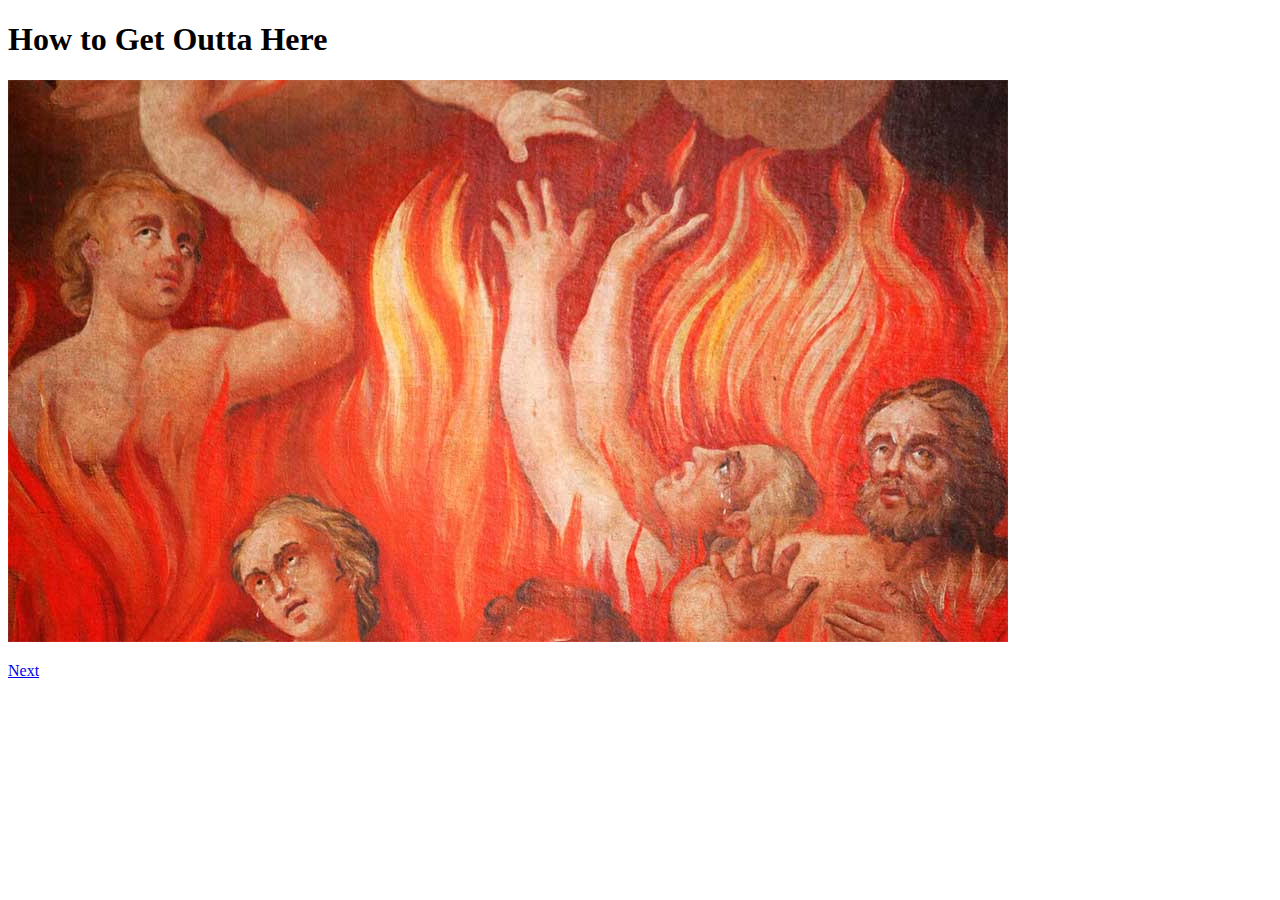
<file: Homework/Homework1/index.html>
<!DOCTYPE html>
<html lang="en">
<head>
    <meta charset="UTF-8">
    <meta name="viewport" content="width=device-width, initial-scale=1.0">
    <title>Homework 1</title>
</head>
<body>
 <h1>How to Get Outta Here</h1>  
 <p> <img src="Images/Image1.jpg" alt="Hell"/>
</p>
<a href="Page2.html">Next</a>
</body>
</html>
</file>
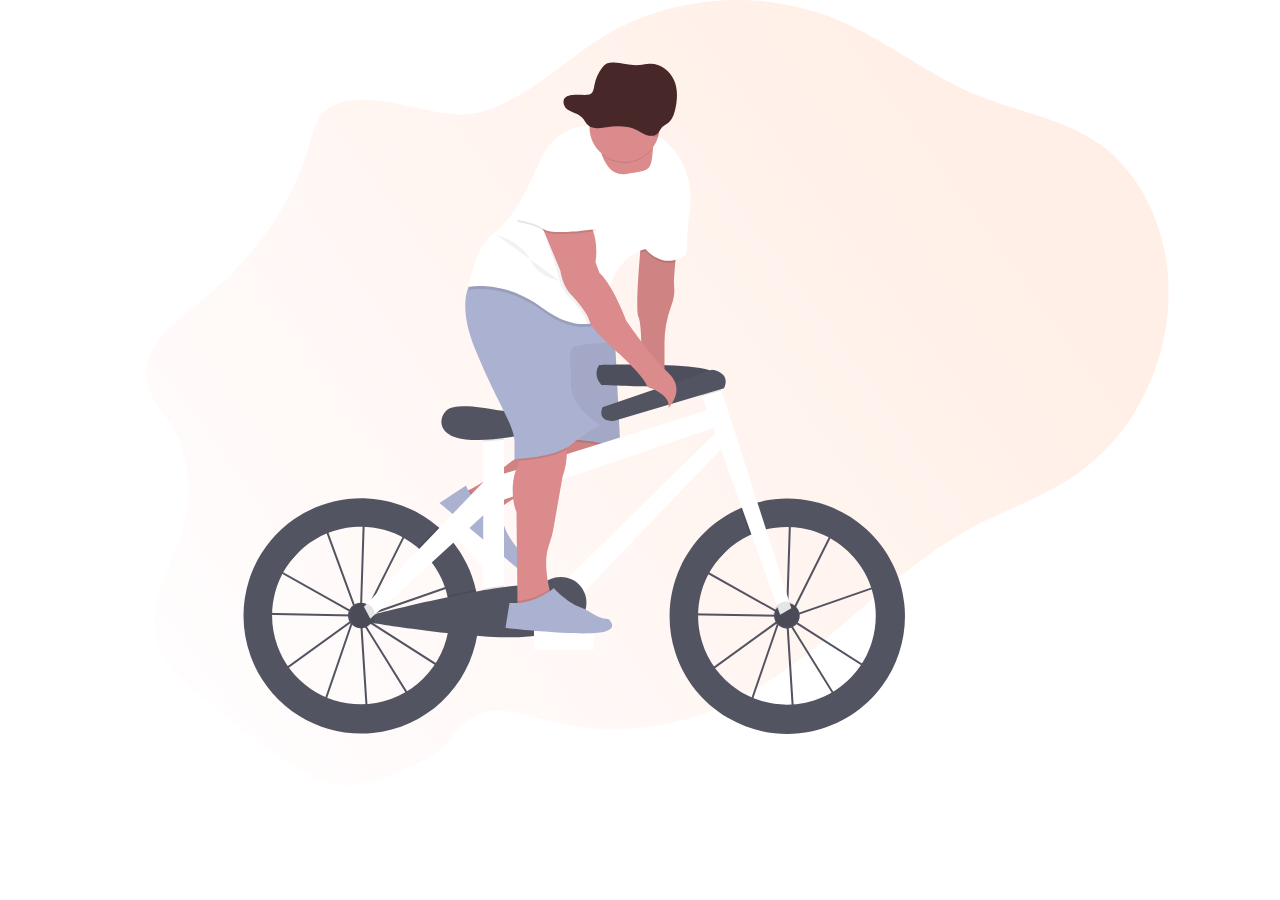
<file: Homework/bike.html>
<!DOCTYPE html>
<html lang="en">
<head>
    <meta charset="UTF-8">
    <meta name="viewport" content="width=device-width, initial-scale=1.0">
    <link rel="stylesheet" href="style.css">
    <title>Bike Animation</title>
</head>
<body>
    <div>
    <svg width="1058" height="785" viewBox="0 0 1058 785" fill="none" xmlns="http://www.w3.org/2000/svg">
        <g id="undraw_Ride_a_bicycle_2yok 1" clip-path="url(#clip0)">
        <path id="Vector" opacity="0.1" d="M209.73 115.43C204.25 122.08 202.14 131.43 199.78 140.22C180.78 211.06 133.96 268.04 80.64 308.74C58.06 325.98 30.57 349.1 35.51 380.01C38.17 396.61 49.84 408.83 58.51 422.35C76.7 450.66 82.6 489.14 73.93 523.03C64.07 561.59 36.51 597.57 45.04 636.56C50.3 660.56 68.16 677.64 85.33 692.32C112.117 715.207 139.757 736.647 168.25 756.64C187.35 770.04 207.67 783.08 229.93 784.78C249.53 786.28 268.73 778.83 287.34 771.48C303.6 765.05 320.27 758.36 333.4 745.48C341.97 737.07 348.8 726.22 358.32 719.34C380.68 703.18 409.4 713.42 435.04 720.34C495.54 736.58 560.29 730.65 617.86 703.6C706.17 662.1 773.48 574.95 859.86 528.19C897 508.08 937.4 495.6 971.79 469.7C991.165 454.953 1007.82 436.936 1020.99 416.46C1046.99 376.35 1061.05 325.21 1056.99 275.15C1052.93 225.09 1030.18 176.85 994.45 148.59C956.2 118.34 907.89 112.69 864.37 94.53C819.43 75.77 779.45 43.53 734.94 23.4C698.924 7.15665 659.728 -0.817153 620.228 0.0636217C580.728 0.944396 541.926 10.6574 506.67 28.49C458.23 52.99 409.13 110.15 355.18 114.49C316.74 117.49 239.75 79.01 209.73 115.43Z" fill="url(#paint0_linear)"/>
        <g id="left-wheel">
        <path id="Vector_2" d="M255.23 716.99L248.96 619.05L248.83 618.84L242.51 621.04L213.43 705.89L167.18 673.1L240.85 619.69L240.92 619.48L241.34 619.33L246.09 615.88L168.85 572.57L149.93 593.37L152.93 612.87L241.75 614.49V616.49L151.27 614.87L147.85 592.73L173.75 564.27L212.5 519.07L213.19 520.94L221.39 511.94L251.85 517.4V516.19L253.85 516.25V517.76L299.21 525.88L256.92 610.49L250.75 614.96V615.46V616.02L348.55 581.94L336.94 673.15L253.94 620.28L251.02 618.64L299.96 697.52L255.23 716.99ZM251.23 622.65L257.08 714.03L297.13 696.65L251.23 622.65ZM170.65 673.08L212.44 702.71L239.78 622.97L170.65 673.08ZM252.97 617.42L255.06 618.59L335.41 669.79L346.21 584.92L252.97 617.42ZM245.87 610.22L248.38 614.27L248.82 613.95L251.82 519.42L222.08 514.1L213.92 523.1L245.87 610.22ZM170.45 571.16L245.29 613.16L243.99 611.03L212.41 524.76L175.22 565.63L170.45 571.16ZM253.85 519.77L250.85 612.49L255.37 609.21L296.28 527.39L253.85 519.77Z" fill="#535461"/>
        <path id="Vector_3" d="M364.92 589.95C360.909 572.131 352.79 555.495 341.21 541.37C336.911 536.121 332.171 531.25 327.04 526.81C307.314 509.779 282.491 499.779 256.467 498.381C230.443 496.983 204.692 504.265 183.254 519.085C161.816 533.904 145.906 555.422 138.02 580.262C130.134 605.102 130.719 631.857 139.683 656.328C148.647 680.799 165.482 701.601 187.547 715.47C209.612 729.339 235.657 735.488 261.595 732.954C287.533 730.42 311.895 719.345 330.858 701.468C349.822 683.591 362.312 659.923 366.37 634.18C367.314 628.119 367.789 621.994 367.79 615.86C367.797 607.144 366.834 598.454 364.92 589.95ZM249.73 704.3C231.498 704.281 213.714 698.647 198.797 688.164C183.879 677.682 172.552 662.859 166.356 645.712C160.16 628.565 159.395 609.926 164.165 592.329C168.935 574.732 179.009 559.031 193.018 547.361C207.026 535.692 224.288 528.619 242.457 527.106C260.627 525.593 278.821 529.712 294.567 538.904C310.312 548.096 322.845 561.914 330.46 578.48C338.076 595.045 340.405 613.554 337.13 631.49C333.38 651.933 322.58 670.414 306.611 683.718C290.642 697.021 270.514 704.304 249.73 704.3V704.3Z" fill="#535461"/>
        <path id="Vector_4" d="M249.73 628.27C256.805 628.27 262.54 622.535 262.54 615.46C262.54 608.385 256.805 602.65 249.73 602.65C242.655 602.65 236.92 608.385 236.92 615.46C236.92 622.535 242.655 628.27 249.73 628.27Z" fill="#535461"/>
        </g>
        <g id="right-wheel">
        <path id="Vector_5" d="M681.42 717.39L675.16 619.49L675.03 619.28L668.71 621.48L639.62 706.29L593.37 673.49L667.06 620.08L667.13 619.87L667.55 619.72L672.3 616.27L595.06 572.96L576.13 593.76L579.13 613.26L667.93 614.84V616.84L577.45 615.22L574.05 593.11L599.94 564.66L638.66 519.49L639.35 521.36L647.55 512.36L678.09 517.83V516.62L680.09 516.68V518.19L725.45 526.31L683.12 610.96L676.95 615.43V615.93V616.49L774.76 582.41L763.15 673.62L680.15 620.75L677.23 619.11L726.17 698L681.42 717.39ZM677.42 623.05L683.27 714.43L723.32 697.05L677.42 623.05ZM596.85 673.49L638.64 703.12L665.98 623.38L596.85 673.49ZM679.17 617.83L681.26 619L761.61 670.2L772.41 585.33L679.17 617.83ZM672.07 610.63L674.58 614.68L675.02 614.36L678.02 519.83L648.28 514.49L640.12 523.49L672.07 610.63ZM596.68 571.58L671.52 613.58L670.22 611.45L638.64 525.18L601.44 566.06L596.68 571.58ZM680.05 520.19L677.05 612.88L681.57 609.6L722.48 527.78L680.05 520.19Z" fill="#535461"/>
        <path id="Vector_6" d="M676.33 498.61C665.717 498.598 655.15 500.024 644.92 502.85C639.644 504.305 634.477 506.133 629.46 508.32C602.73 519.907 581.247 540.997 569.167 567.508C557.087 594.019 555.269 624.069 564.065 651.843C572.86 679.618 591.644 703.143 616.782 717.869C641.921 732.594 671.627 737.473 700.155 731.562C728.682 725.65 754.004 709.369 771.221 685.867C788.438 662.365 796.327 633.312 793.362 604.33C790.396 575.348 776.787 548.495 755.168 528.966C733.548 509.438 705.454 498.622 676.32 498.61H676.33ZM675.93 704.7C655.649 704.692 635.981 697.746 620.192 685.017C604.404 672.288 593.445 654.541 589.135 634.723C584.825 614.905 587.424 594.209 596.501 576.073C605.577 557.936 620.584 543.45 639.03 535.02C643.722 532.872 648.594 531.142 653.59 529.85C665.802 526.68 678.549 526.147 690.984 528.287C703.418 530.427 715.253 535.191 725.703 542.261C736.153 549.332 744.977 558.547 751.588 569.293C758.199 580.039 762.446 592.069 764.046 604.585C765.646 617.1 764.562 629.812 760.866 641.875C757.17 653.939 750.948 665.077 742.613 674.548C734.277 684.02 724.02 691.608 712.524 696.806C701.028 702.005 688.557 704.696 675.94 704.7H675.93Z" fill="#535461"/>
        <path id="Vector_7" d="M675.93 628.67C683.005 628.67 688.74 622.935 688.74 615.86C688.74 608.785 683.005 603.05 675.93 603.05C668.855 603.05 663.12 608.785 663.12 615.86C663.12 622.935 668.855 628.67 675.93 628.67Z" fill="#535461"/>
        </g>
        <g id="man">
        <path id="Vector_8" d="M387 554.303L344.293 512.159L330.947 525.683L373.654 567.827L387 554.303Z" fill="white"/>
        <path id="Vector_9" d="M354.48 491.99C354.48 491.99 379.27 478.91 388.85 470.49C394.617 465.444 400.818 460.917 407.38 456.96L438.48 438.03L503.48 433.03L506.48 444.03C506.48 444.03 511.48 460.03 461.48 474.03C411.48 488.03 386.48 510.03 386.48 510.03C386.48 510.03 354.48 520.99 354.48 491.99Z" fill="#DB8B8B"/>
        <path id="Vector_10" opacity="0.1" d="M389.13 507.86C387.36 509.21 386.48 509.99 386.48 509.99C386.48 509.99 354.48 520.99 354.48 491.99C354.48 491.99 356.03 491.17 358.48 489.8C360.955 493.831 364.423 497.16 368.551 499.469C372.679 501.778 377.33 502.99 382.06 502.99H385.45L389.13 507.86Z" fill="black"/>
        <path id="Vector_11" opacity="0.05" d="M505.54 449.55C502.76 455.44 493.17 465.12 461.48 473.99C420.87 485.36 396.75 501.99 389.13 507.86C387.36 509.21 386.48 509.99 386.48 509.99C386.48 509.99 354.48 520.99 354.48 491.99C354.48 491.99 356.03 491.17 358.48 489.8C365.91 485.73 381.64 476.8 388.82 470.45C394.586 465.403 400.787 460.875 407.35 456.92L438.45 437.99L450.03 437.1L503.45 432.99L506.45 443.99C506.45 443.99 507.15 446.14 505.54 449.55Z" fill="black"/>
        <path id="Vector_12" d="M354.98 485.49L328.48 502.99L406.08 567.99C406.08 567.99 417.48 560.99 411.48 552.99C411.48 552.99 391.48 535.99 390.48 511.99L384.48 503.99H381.09C375.358 503.991 369.767 502.211 365.089 498.897C360.412 495.583 356.88 490.898 354.98 485.49V485.49Z" fill="#ABB1D1"/>
        <path id="Vector_13" opacity="0.1" d="M505.54 449.55C489.54 441.82 450.48 440.99 450.48 440.99L450.06 437.1L503.48 432.99L506.48 443.99C506.48 443.99 507.15 446.14 505.54 449.55Z" fill="black"/>
        <path id="Vector_14" d="M450.48 438.99C450.48 438.99 497.48 439.99 509.48 449.99L503.48 328.99H438.48L450.48 438.99Z" fill="#ABB1D1"/>
        <path id="Vector_15" opacity="0.05" d="M450.48 438.49C450.48 438.49 497.48 439.49 509.48 449.49L503.48 328.49H438.48L450.48 438.49Z" fill="black"/>
        <path id="Vector_16" d="M488.24 364.95C488.24 364.95 605.89 360.95 608.29 376.16C610.69 391.37 490.64 384.96 490.64 384.96C490.64 384.96 481.04 375.35 488.24 364.95Z" fill="#535461"/>
        <path id="Vector_17" opacity="0.05" d="M488.24 364.95C488.24 364.95 605.89 360.95 608.29 376.16C610.69 391.37 490.64 384.96 490.64 384.96C490.64 384.96 481.04 375.35 488.24 364.95Z" fill="black"/>
        <path id="Vector_18" d="M393 425.78H372.19V606.66H393V425.78Z" fill="white"/>
        <path id="Vector_19" opacity="0.1" d="M393 425.77V439.7C386.08 440.6 379 441.17 372.19 441.39V425.77H393Z" fill="black"/>
        <path id="Vector_20" d="M391.44 410.78C388.52 410.554 385.616 410.164 382.74 409.61C371.46 407.45 343.02 402.92 335.37 410.61C325.77 420.21 328.97 437.02 354.58 439.42C380.19 441.82 424.21 435.42 433.02 425.81C433.02 425.77 417.09 412.75 391.44 410.78Z" fill="#535461"/>
        <path id="Vector_21" d="M387.4 475.4L605.9 407.37L613.1 424.18L389 501.01L387.4 475.4Z" fill="white"/>
        <path id="Vector_22" d="M452.23 582.65L609.9 427.38L618.7 440.18L468.23 597.05L452.23 582.65Z" fill="white"/>
        <path id="Vector_23" opacity="0.1" d="M653.58 529.85C648.584 531.142 643.712 532.872 639.02 535.02L629.46 508.31C634.477 506.123 639.644 504.295 644.92 502.84L653.58 529.85Z" fill="black"/>
        <path id="Vector_24" d="M680.33 608.26L669.13 614.66L590.99 396.33L587.49 386.56L605.9 376.15L610.51 390.53L680.33 608.26Z" fill="white"/>
        <path id="Vector_25" opacity="0.1" d="M610.51 390.53L590.99 396.33L587.49 386.56L605.9 376.15L610.51 390.53Z" fill="black"/>
        <path id="Vector_26" d="M491.44 407.37L601.09 369.75C601.09 369.75 620.3 372.15 613.09 388.16L502.65 420.97C502.65 420.97 485.85 422.57 491.44 407.37Z" fill="#535461"/>
        <path id="Vector_27" opacity="0.1" d="M367.79 615.86C367.789 621.994 367.314 628.119 366.37 634.18C356.77 633.49 346.85 632.49 337.13 631.49C339.289 619.599 339.021 607.394 336.34 595.61C345.81 593.61 355.48 591.7 364.92 589.97C366.833 598.467 367.795 607.15 367.79 615.86V615.86Z" fill="black"/>
        <path id="Vector_28" opacity="0.1" d="M393 585.38V606.65H372.19V588.65C379.39 587.4 386.39 586.29 393 585.38Z" fill="black"/>
        <path id="Vector_29" d="M258.54 615.49C258.54 615.49 426.62 571.49 440.22 588.28C453.82 605.07 468.23 627.49 425.85 635.49C383.47 643.49 255.37 621.88 255.37 621.88L258.54 615.49Z" fill="#535461"/>
        <path id="Vector_30" opacity="0.1" d="M341.21 541.37L319.85 560.92C316.067 556.064 311.791 551.614 307.09 547.64L327.03 526.81C332.164 531.249 336.908 536.12 341.21 541.37V541.37Z" fill="black"/>
        <path id="Vector_31" d="M252.94 606.66L378.59 475.4L382.6 505.81L259.34 618.66L252.94 606.66Z" fill="white"/>
        <path id="Vector_32" opacity="0.1" d="M251.34 628.27C258.415 628.27 264.15 622.535 264.15 615.46C264.15 608.385 258.415 602.65 251.34 602.65C244.265 602.65 238.53 608.385 238.53 615.46C238.53 622.535 244.265 628.27 251.34 628.27Z" fill="black"/>
        <path id="Vector_33" opacity="0.1" d="M675.13 627.07C682.205 627.07 687.94 621.335 687.94 614.26C687.94 607.185 682.205 601.45 675.13 601.45C668.055 601.45 662.32 607.185 662.32 614.26C662.32 621.335 668.055 627.07 675.13 627.07Z" fill="black"/>
        <path id="Vector_34" opacity="0.1" d="M448.22 628.27C462.364 628.27 473.83 616.804 473.83 602.66C473.83 588.516 462.364 577.05 448.22 577.05C434.076 577.05 422.61 588.516 422.61 602.66C422.61 616.804 434.076 628.27 448.22 628.27Z" fill="black"/>
        <path id="Vector_35" d="M449.83 628.27C463.974 628.27 475.44 616.804 475.44 602.66C475.44 588.516 463.974 577.05 449.83 577.05C435.686 577.05 424.22 588.516 424.22 602.66C424.22 616.804 435.686 628.27 449.83 628.27Z" fill="#535461"/>
        <path id="Vector_36" d="M442.992 600.736L442.984 600.742C439.977 602.991 439.362 607.253 441.611 610.26L461.937 637.441C464.186 640.448 468.448 641.063 471.455 638.814L471.463 638.808C474.471 636.559 475.085 632.297 472.836 629.29L452.51 602.109C450.261 599.102 446 598.487 442.992 600.736Z" fill="#6C63FF"/>
        <path id="Vector_37" d="M565.48 246.99L563.1 277.1C562.826 280.914 562.876 284.744 563.25 288.55C563.56 291.92 563.25 297.82 559.95 306.82C555.713 318.317 553.523 330.467 553.48 342.72V376.99L530.48 372.99C530.48 372.99 531.48 324.99 527.48 316.99C523.48 308.99 530.48 237.99 530.48 237.99L565.48 246.99Z" fill="#DB8B8B"/>
        <path id="Vector_38" opacity="0.05" d="M564.3 261.91L563.1 277.1C562.83 280.911 562.883 284.738 563.26 288.54C563.57 291.91 563.26 297.81 559.96 306.82C555.723 318.317 553.533 330.467 553.49 342.72V376.99L530.49 372.99C530.49 372.99 531.49 324.99 527.49 316.99C524.66 311.32 527.34 274.05 529.15 252.78C529.9 244.03 530.49 237.99 530.49 237.99L565.49 246.99L564.3 261.91Z" fill="black"/>
        <path id="Vector_39" d="M451.5 476.99L442.85 526.19C441.759 532.759 440.086 539.218 437.85 545.49C432.78 559.35 436.02 578.78 438.48 589.38C439.57 594.06 440.48 597.02 440.48 597.02L414.48 611.02L406.48 605.02V601.02L405.48 512.02C399.48 498.02 401.48 477.02 405.48 469.02C406.617 466.392 407.417 463.63 407.86 460.8C409.86 450.08 410.48 435.02 410.48 435.02C410.48 435.02 426.48 408.02 445.48 426.02C452.48 432.65 455.14 441.32 455.7 449.62C456.68 463.83 451.5 476.99 451.5 476.99Z" fill="#DB8B8B"/>
        <path id="Vector_40" opacity="0.1" d="M455.7 449.59C441.83 457.83 417.7 460.16 407.86 460.77C409.86 450.05 410.48 434.99 410.48 434.99C410.48 434.99 426.48 407.99 445.48 425.99C452.48 432.62 455.14 441.29 455.7 449.59Z" fill="black"/>
        <path id="Vector_41" d="M489.48 424.99C478.846 430.653 468.797 437.352 459.48 444.99C443.48 457.99 403.48 458.99 403.48 458.99V443.99C404.48 425.99 387.48 405.99 364.48 349.99C349.79 314.23 353.86 293.99 358.72 283.99C361.48 278.34 364.48 275.99 364.48 275.99L489.48 299.99L493.95 313.39L503.48 341.99C503.48 341.99 468.48 343.99 462.48 346.99C456.48 349.99 460.48 376.99 460.48 376.99C454.48 404.99 489.48 424.99 489.48 424.99Z" fill="#ABB1D1"/>
        <path id="Vector_42" opacity="0.1" d="M565.48 246.99L564.3 261.91C546.9 266.91 534.48 250.99 534.48 250.99C532.665 251.477 530.882 252.074 529.14 252.78C529.89 244.03 530.48 237.99 530.48 237.99L565.48 246.99Z" fill="black"/>
        <path id="Vector_43" opacity="0.1" d="M493.95 313.39C493.48 318.06 493.48 320.99 493.48 320.99C493.48 320.99 470.48 339.99 431.48 310.99C392.48 281.99 357.48 289.99 357.48 289.99C357.48 289.99 357.89 287.67 358.72 283.99C361.48 278.34 364.48 275.99 364.48 275.99L489.48 299.99L493.95 313.39Z" fill="black"/>
        <path id="Vector_44" d="M578.96 207.94C576.35 228.29 575.48 253.94 575.48 253.94C552.48 271.94 534.48 248.94 534.48 248.94C512.76 254.77 502.55 273.78 497.74 290.37C495.164 299.344 493.732 308.607 493.48 317.94C493.48 317.94 487.4 322.94 476.2 323.94C465.61 324.83 450.43 322.07 431.48 307.94C392.48 278.94 357.48 286.94 357.48 286.94C357.48 286.94 364.48 246.94 380.48 234.94C396.48 222.94 408.48 207.94 428.48 161.94C448.48 115.94 489.48 126.94 489.48 126.94C489.48 126.94 491.48 117.94 528.48 126.94C537.492 129.302 545.834 133.721 552.85 139.85C572.64 156.49 582.24 182.3 578.96 207.94Z" fill="white"/>
        <path id="Vector_45" d="M541.85 149.49C541.8 150.82 541.69 152.3 541.51 153.95C539.51 171.95 537.51 169.95 515.51 173.95C501.83 176.44 494.72 165.01 491.3 156.01C490.062 152.75 489.128 149.382 488.51 145.95L536.51 137.95C536.51 137.95 542.26 136.34 541.85 149.49Z" fill="#DB8B8B"/>
        <path id="Vector_46" opacity="0.05" d="M497.74 290.42C495.164 299.394 493.732 308.657 493.48 317.99C493.48 317.99 487.4 322.99 476.2 323.99C475.884 323.353 475.643 322.682 475.48 321.99C473.48 312.99 458.48 296.99 458.48 296.99C448.48 287.99 446.48 271.99 446.48 271.99L429.98 223.49L424.48 218.99C424.48 218.99 447.48 200.99 467.48 215.99C487.48 230.99 481.48 262.99 481.48 262.99L485.48 273.99C489.63 277.49 493.85 283.66 497.74 290.42Z" fill="black"/>
        <path id="Vector_47" d="M427.48 217.99L449.48 270.99C449.48 270.99 451.48 286.99 461.48 295.99C461.48 295.99 476.48 311.99 478.48 320.99C480.48 329.99 508.48 353.99 508.48 353.99C508.48 353.99 534.48 377.99 536.48 386.99C536.48 386.99 560.48 393.99 557.48 407.99C557.48 407.99 575.48 389.99 557.48 372.99C539.48 355.99 515.48 320.99 515.48 320.99C515.48 320.99 501.48 283.99 488.48 272.99L484.48 261.99C484.48 261.99 490.48 229.99 470.48 214.99C450.48 199.99 427.48 217.99 427.48 217.99Z" fill="#DB8B8B"/>
        <path id="Vector_48" opacity="0.1" d="M440.48 596.99L414.48 610.99L406.48 604.99V600.99C415.464 600.352 424.193 597.718 432.03 593.28C434.43 591.92 436.69 590.58 438.5 589.4C439.55 594.03 440.48 596.99 440.48 596.99Z" fill="black"/>
        <path id="Vector_49" opacity="0.1" d="M470.48 175.99L484.48 230.99C484.48 230.99 441.48 237.99 432.48 230.99C423.48 223.99 406.48 221.99 406.48 221.99C406.48 221.99 424.48 169.99 434.48 163.99C444.48 157.99 470.48 175.99 470.48 175.99Z" fill="black"/>
        <path id="Vector_50" d="M470.48 173.99L484.48 228.99C484.48 228.99 441.48 235.99 432.48 228.99C423.48 221.99 406.48 219.99 406.48 219.99C406.48 219.99 424.48 167.99 434.48 161.99C444.48 155.99 470.48 173.99 470.48 173.99Z" fill="white"/>
        <path id="Vector_51" opacity="0.1" d="M541.85 148.49C539.049 152.356 535.487 155.609 531.383 158.047C527.278 160.485 522.718 162.058 517.983 162.669C513.248 163.28 508.439 162.915 503.85 161.598C499.261 160.281 494.99 158.039 491.3 155.01C490.062 151.75 489.128 148.382 488.51 144.95L536.51 136.95C536.51 136.95 542.26 135.34 541.85 148.49Z" fill="black"/>
        <path id="Vector_52" d="M548.48 126.99C548.48 136.273 544.793 145.175 538.229 151.739C531.665 158.303 522.763 161.99 513.48 161.99C504.197 161.99 495.295 158.303 488.731 151.739C482.168 145.175 478.48 136.273 478.48 126.99C478.48 126.41 478.48 125.83 478.48 125.25C478.711 115.967 482.62 107.157 489.346 100.756C496.073 94.3555 505.067 90.8893 514.35 91.12C523.633 91.3507 532.443 95.2595 538.844 101.986C545.245 108.713 548.711 117.707 548.48 126.99V126.99Z" fill="#DB8B8B"/>
        <path id="Vector_53" opacity="0.1" d="M548.48 126.99C548.483 130.216 548.039 133.426 547.16 136.53C544.455 137.12 541.633 136.861 539.08 135.79C535.34 134.32 532.13 131.79 528.54 129.97C518.43 124.85 506.4 125.86 495.2 127.55C489.64 128.39 483.33 129.17 478.96 125.63C478.81 125.511 478.666 125.385 478.53 125.25C478.761 115.967 482.67 107.157 489.396 100.756C496.123 94.3555 505.117 90.8893 514.4 91.12C523.683 91.3507 532.493 95.2595 538.894 101.986C545.295 108.713 548.761 117.707 548.53 126.99H548.48Z" fill="black"/>
        <path id="Vector_54" d="M453.16 105.34C455.29 112.02 465.52 112.23 470.77 117.15C473.5 119.71 474.77 123.49 477.77 125.77C481.94 128.95 487.96 128.25 493.27 127.49C503.96 125.97 515.44 125.06 525.08 129.67C528.5 131.3 531.57 133.58 535.14 134.91C538.71 136.24 543.14 136.4 546.04 134.04C548.36 132.15 549.21 129.04 551.31 126.96C552.94 125.32 555.21 124.4 557.07 122.96C561.15 119.88 562.91 114.86 564.07 110.06C566.47 100.18 567.16 89.53 563.07 80.16C558.98 70.79 549.14 63.16 538.4 63.65C535.11 63.8 531.9 64.65 528.62 65.01C520.07 65.88 511.62 63.01 503.04 62.52C500.551 62.2171 498.027 62.5616 495.71 63.52C493.963 64.4908 492.457 65.8406 491.3 67.47C487.372 72.6154 484.682 78.5969 483.44 84.95C482.44 89.74 482.39 94.08 476.52 94.82C469.85 95.7 448.65 91.21 453.16 105.34Z" fill="#472727"/>
        <path id="Vector_55" opacity="0.05" d="M384.98 234.49C384.98 234.49 410.98 241.49 418.98 259.49C426.98 277.49 448.62 280.78 448.62 280.78" fill="black"/>
        <path id="Vector_56" d="M482.98 630.49H422.98V649.49H482.98V630.49Z" fill="white"/>
        <path id="Vector_57" d="M431.99 595.23C437.36 592.23 442.07 589.23 442.48 587.99C442.48 587.99 456.03 602.29 468.1 606.73C472.159 608.229 476.044 610.16 479.69 612.49C484.47 615.49 491.29 619.02 497.48 619.02C497.48 619.02 511.48 631.02 484.48 633.02C457.48 635.02 394.48 628.02 394.48 628.02L398.48 603.02C410.167 603.705 421.804 601 431.99 595.23Z" fill="#ABB1D1"/>
        </g>
        </g>
        <defs>
        <linearGradient id="paint0_linear" x1="876" y1="92" x2="90" y2="664" gradientUnits="userSpaceOnUse">
        <stop stop-color="#FF5C00"/>
        <stop offset="1" stop-color="#FFE6EE"/>
        </linearGradient>
        <clipPath id="clip0">
        <rect width="1057.7" height="784.98" fill="white"/>
        </clipPath>
        </defs>
        </svg>
    </div>
</body>
</html>
</file>
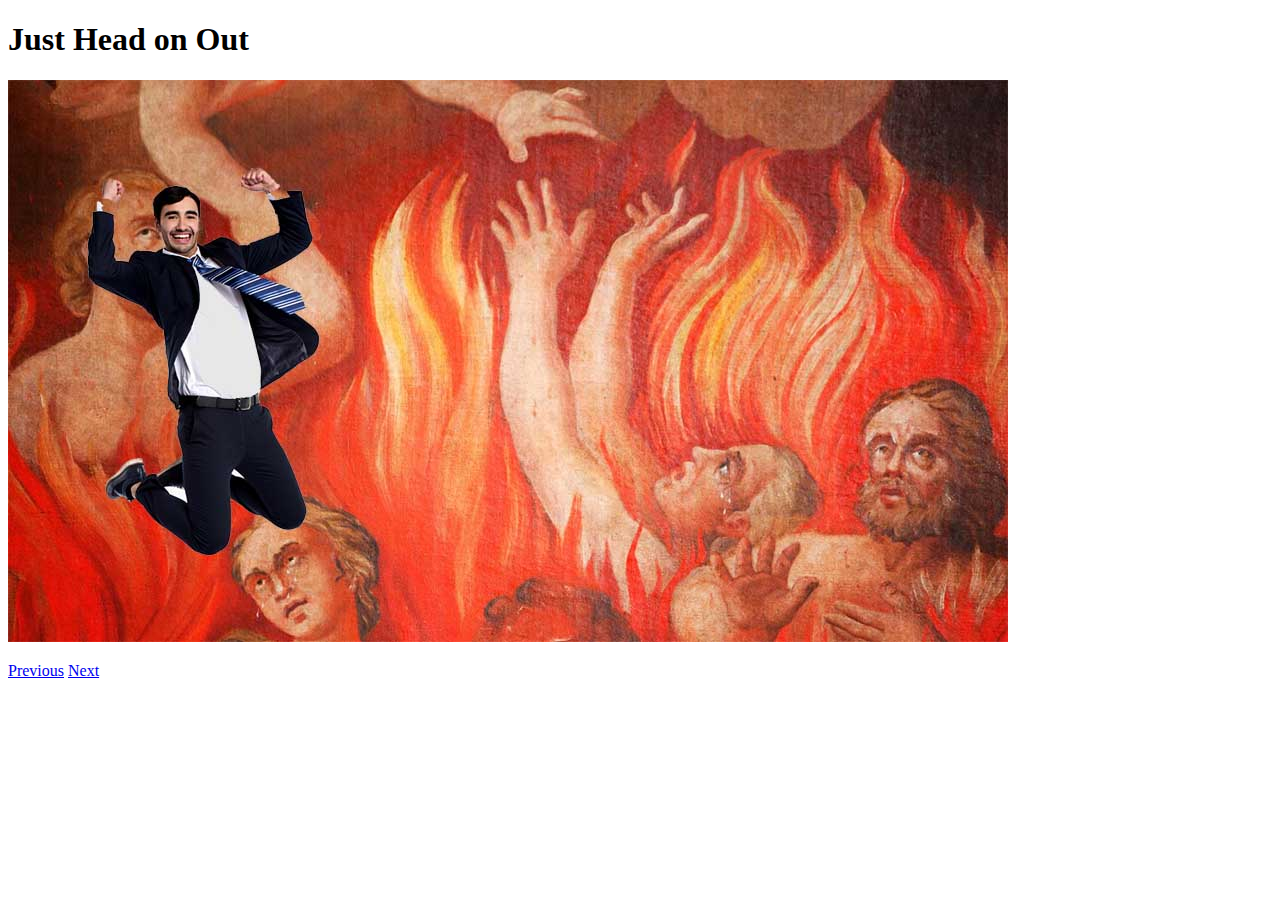
<file: Homework/Homework1/Page2.html>
<!DOCTYPE html>
<html lang="en">

<meta name="viewport" content="width=device-width, initial-scale=1.0">

<head>
    <meta charset="UTF-8">
    <meta name="viewport" content="width=device-width, initial-scale=1.0">
    <title>Document</title>
</head>
<body>
    <h1>Just Head on Out</h1> 
    <p> <img src="Images/image2.jpg" alt="Hell2"/>
    </p>
    <a href="index.html">Previous</a>
     <a href="Page3.html">Next</a>
</body>
</html>
</file>
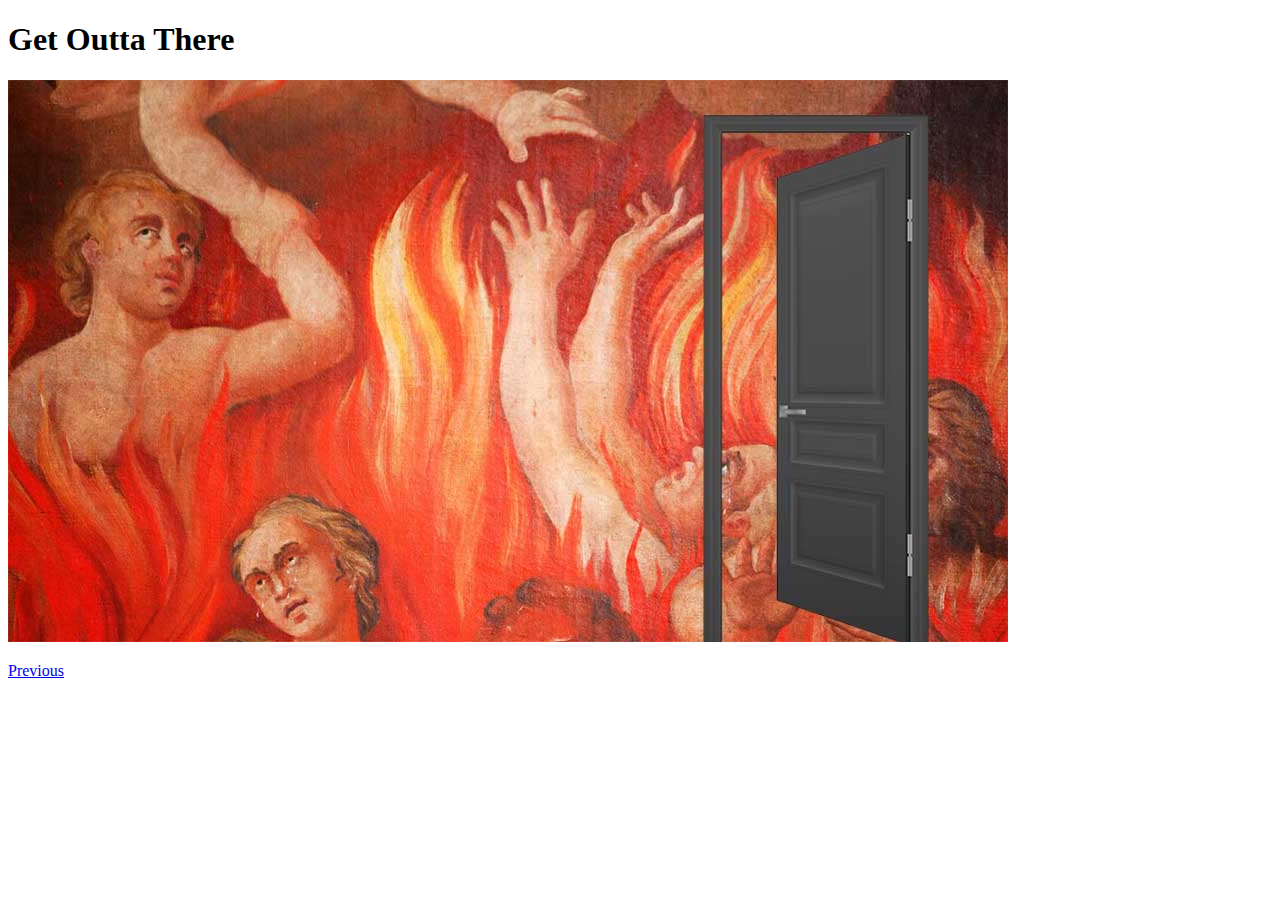
<file: Homework/Homework1/Page5.html>
<!DOCTYPE html>
<html lang="en">
<head>
    <meta charset="UTF-8">
    <meta name="viewport" content="width=device-width, initial-scale=1.0">
    <title>Document</title>
</head>
<body>
    <h1>Get Outta There</h1> 
    <p> <img src="Images/image5.jpg" alt="Hell5"/>
    </p>
    <a href="Page4.html">Previous</a>
    
</body>
</html>
</file>
<file: Homework/style.css>
* {
    margin: 0;
    padding: 0;
    box-sizing: border-box;
}

body {
    text-align: center;
}

#right-wheel, #left-wheel {
    animation: wheel 2s infinite linear;
    transform-origin: center;
    transform-box: fill-box;
}

#man {
    animation: man 1s ease-in-out infinite alternate;
    transform-origin: bottom;
}

@keyframes wheel{
    from {
        transform: rotateZ(0deg);
    }
    to {
        transform: rotateZ(360deg); 
    }
}

@keyframes man {
    from {
        transform: rotateX(0deg);
    }
    to {
        transform: rotateX(20deg);
    }
}
</file>
